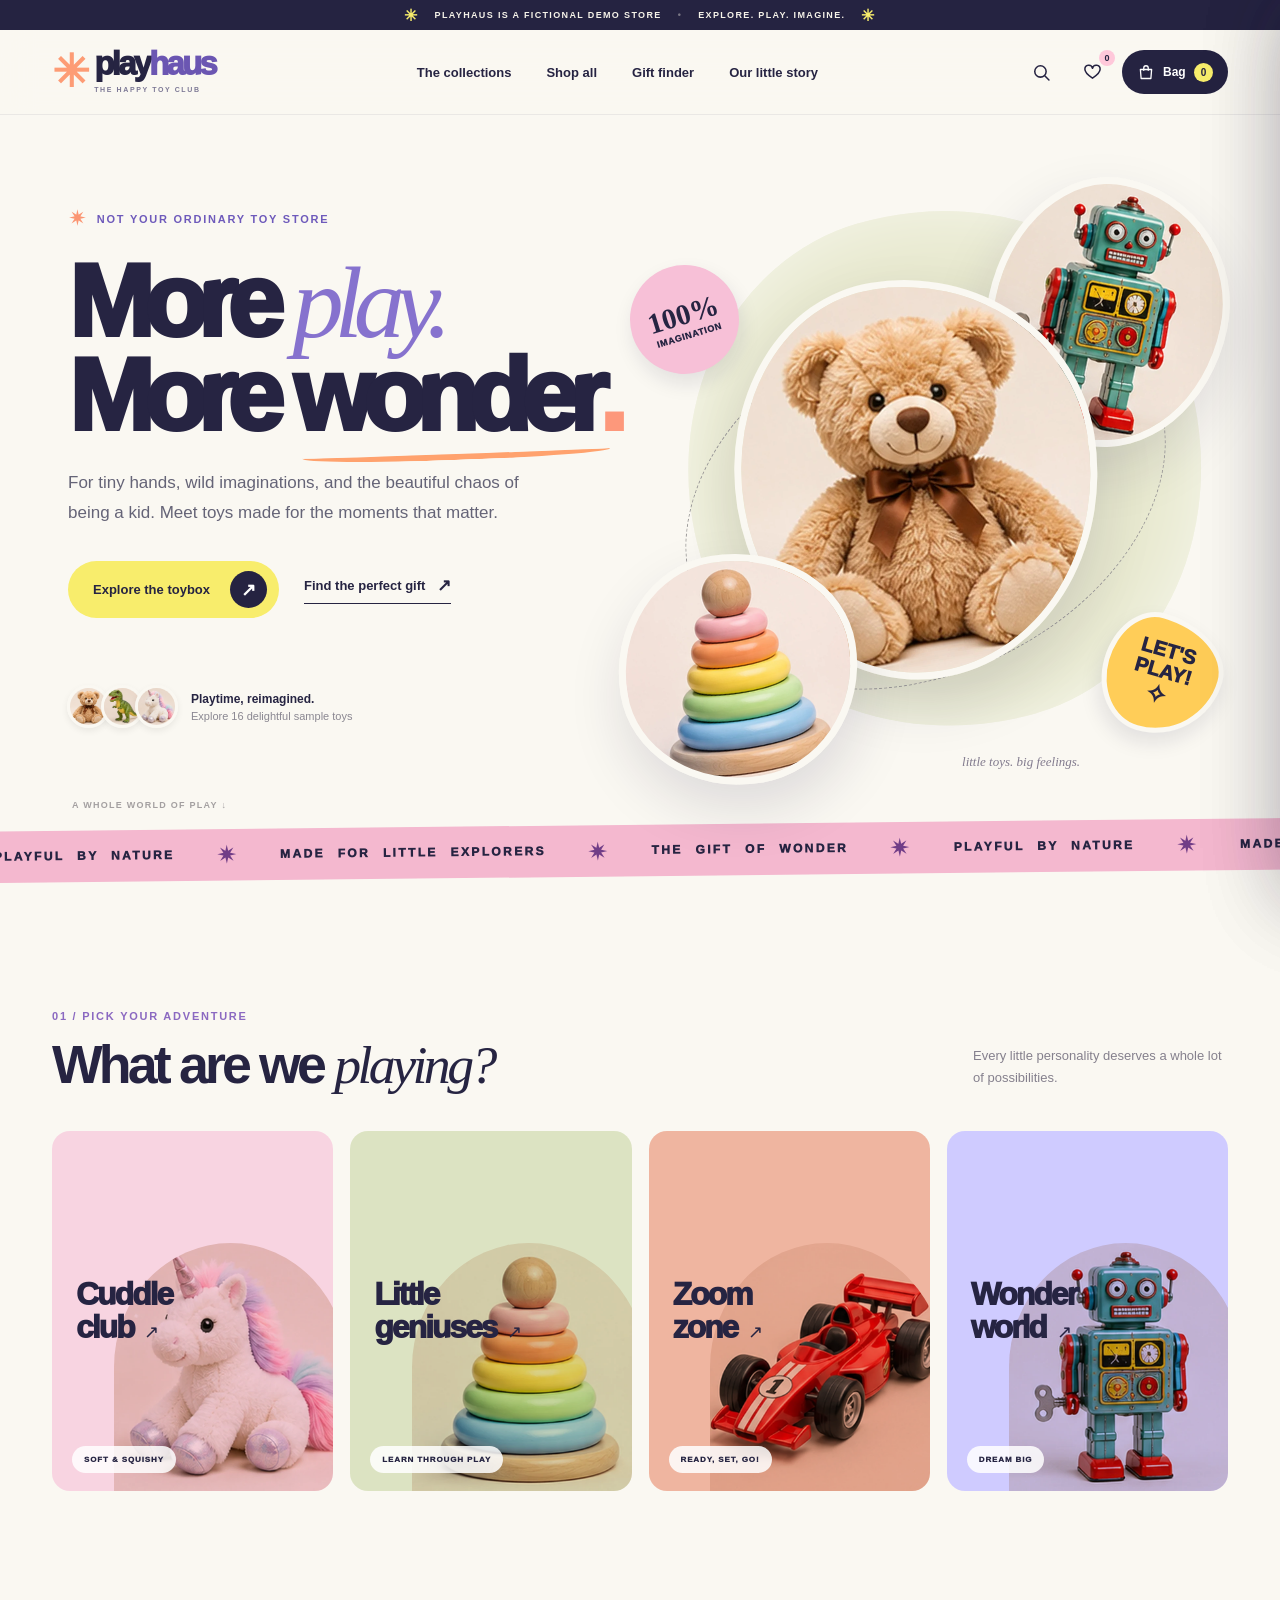
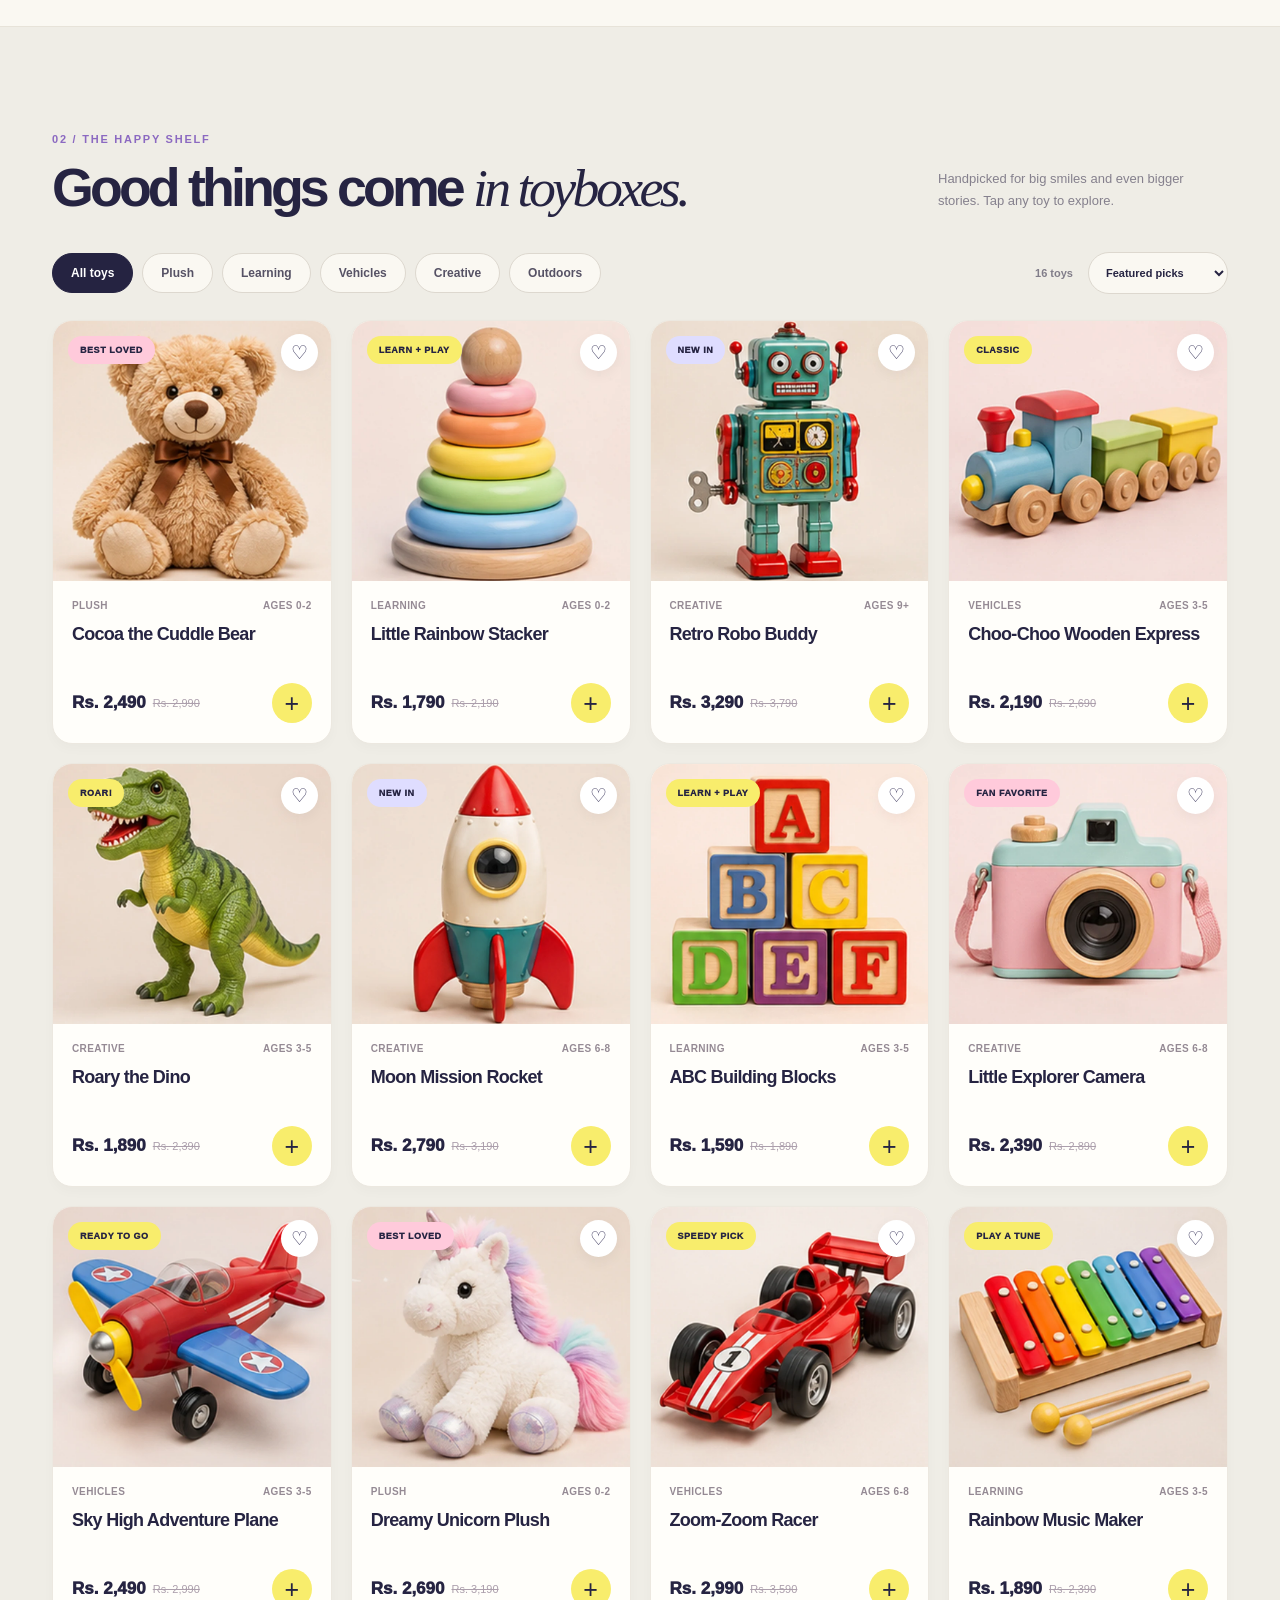
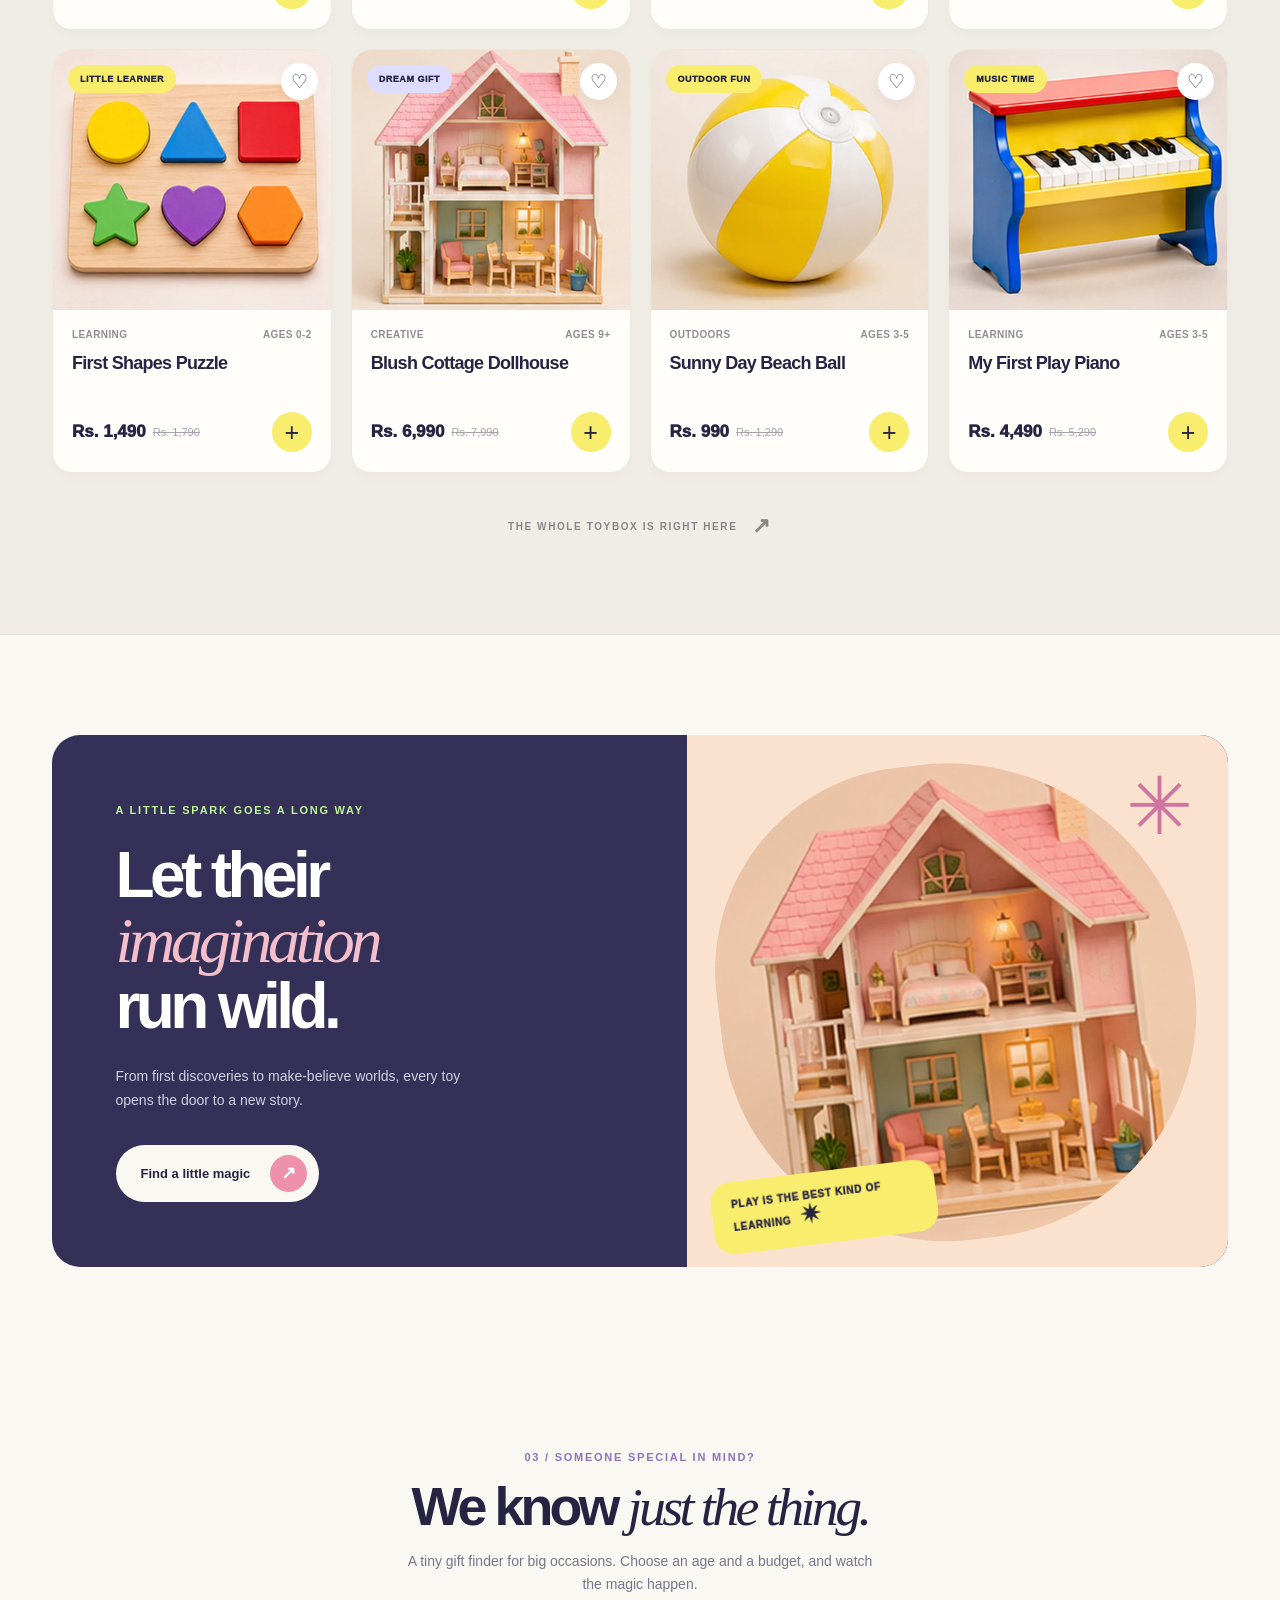
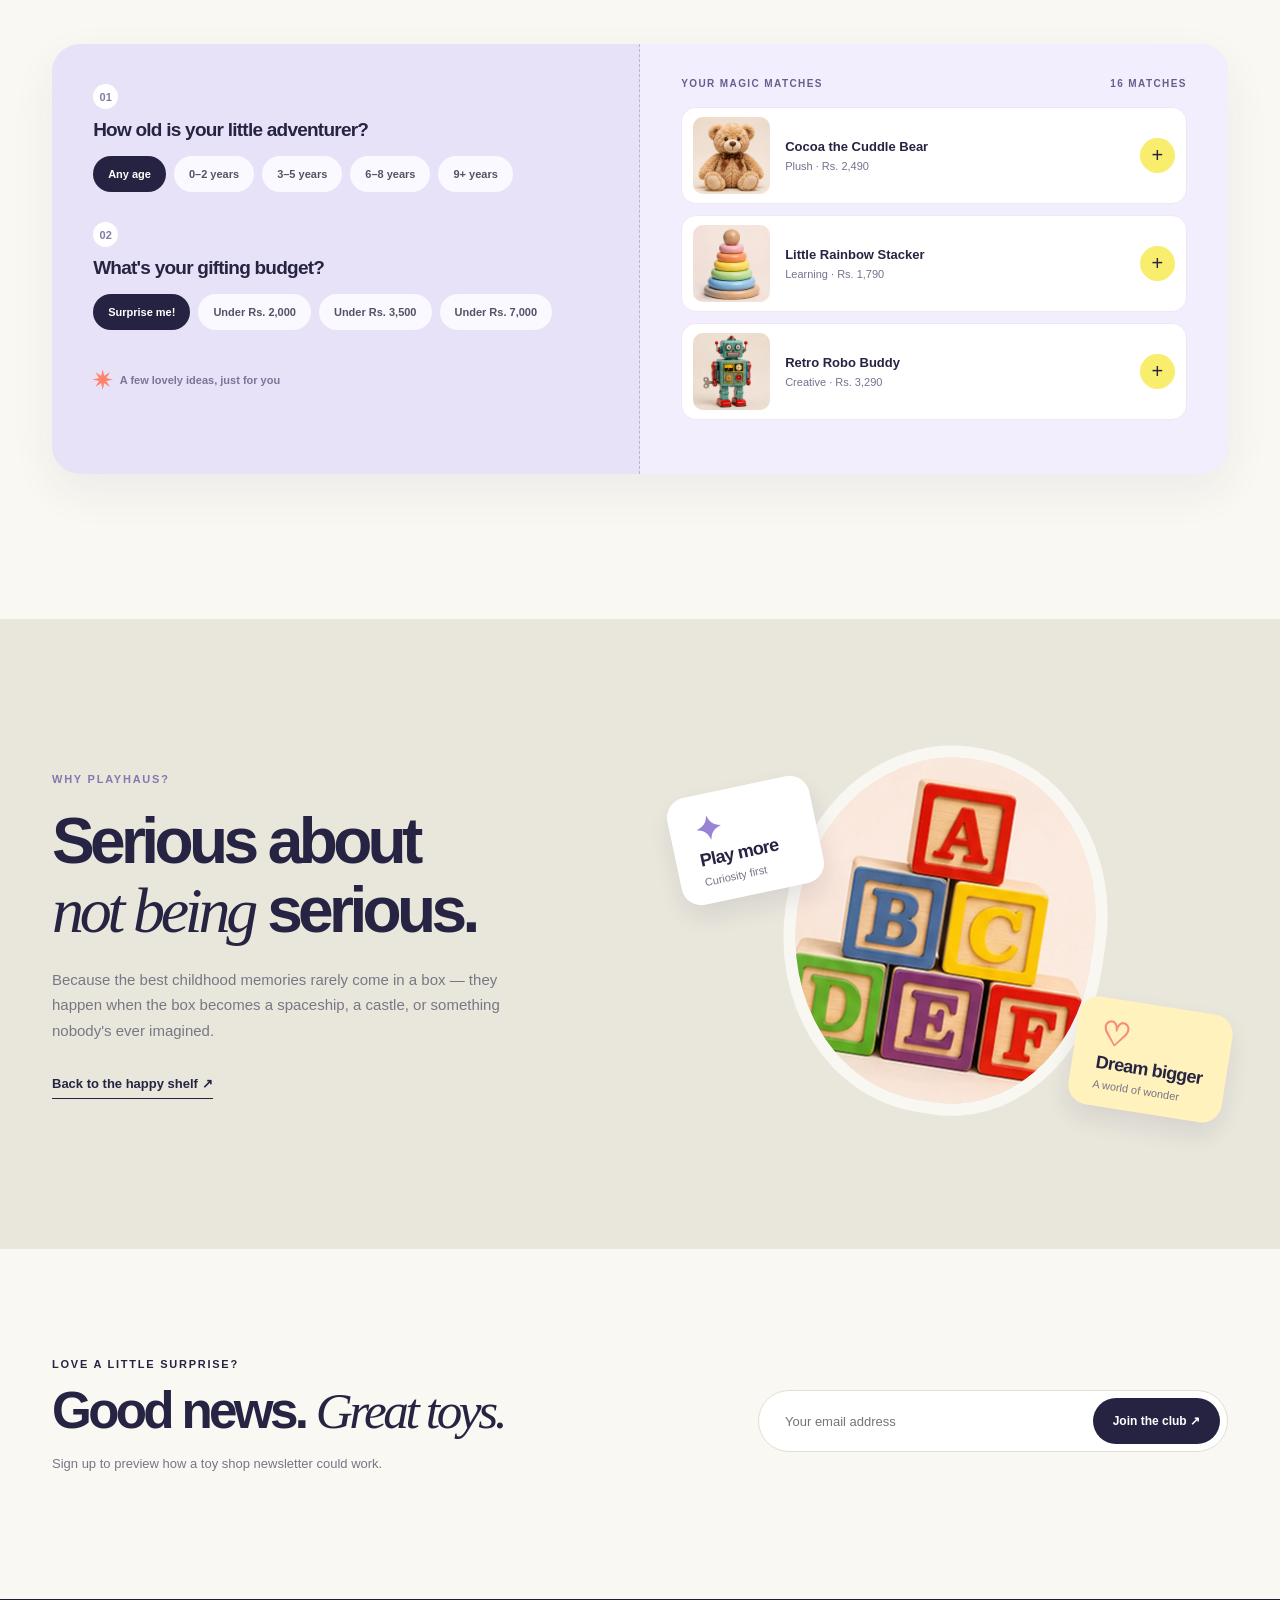
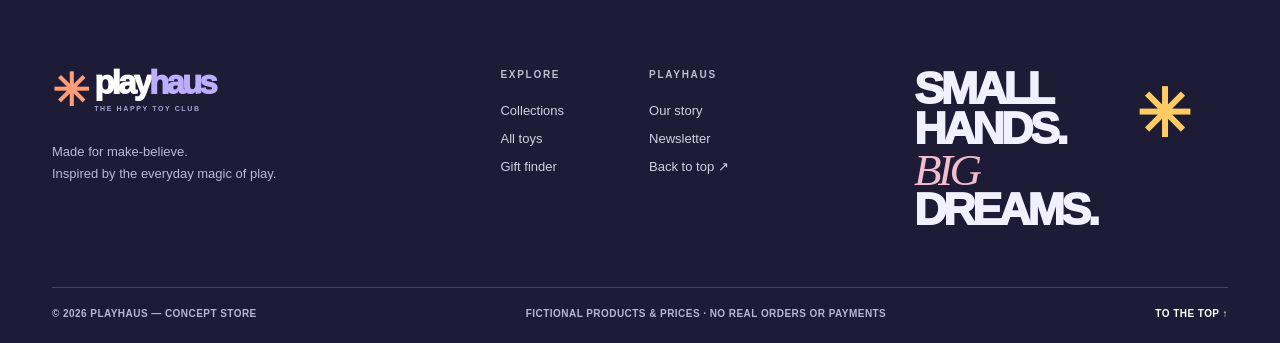
<file: index.html>
<!doctype html>
<html lang="en">
<head>
  <meta charset="UTF-8" />
  <meta name="viewport" content="width=device-width, initial-scale=1.0" />
  <meta name="theme-color" content="#262342" />
  <meta name="description" content="PLAYHAUS is a joyful toy store concept with curated playthings, creative gifts and colorful discoveries." />
  <title>PLAYHAUS — A little more wonder.</title>
  <link rel="icon" href="images/toys/rainbow.webp" type="image/webp" />
  <link rel="stylesheet" href="styles.css?v=4" />
  <script src="app.js?v=4" defer></script>
</head>
<body>
  <div class="notice-bar"><span>✳</span> PLAYHAUS IS A FICTIONAL DEMO STORE <span class="notice-middle">•</span> <span>EXPLORE. PLAY. IMAGINE.</span> <span>✳</span></div>
  <header class="site-header" id="top">
    <div class="header-inner container">
      <a class="brand" href="#top" aria-label="Playhaus home"><span class="brand-flower" aria-hidden="true">✳</span><span>play<span class="brand-different">haus</span><small>THE HAPPY TOY CLUB</small></span></a>
      <nav class="desktop-nav" aria-label="Main navigation"><a href="#collections">The collections</a><a href="#shop">Shop all</a><a href="#gift-finder">Gift finder</a><a href="#story">Our little story</a></nav>
      <div class="header-actions"><button id="search-toggle" class="head-icon" aria-label="Search toys" title="Search"><svg viewBox="0 0 24 24"><circle cx="10.8" cy="10.8" r="6.5"/><path d="m16 16 4.5 4.5"/></svg></button><button id="wishlist-toggle" class="head-icon count-icon" aria-label="Show saved toys" title="Saved toys"><svg viewBox="0 0 24 24"><path d="M20.7 8.3c0 4.5-8.7 10.1-8.7 10.1S3.3 12.8 3.3 8.3a4.4 4.4 0 0 1 8.7-1.1 4.4 4.4 0 0 1 8.7 1.1Z"/></svg><span class="action-count" id="wish-count">0</span></button><button id="cart-toggle" class="cart-trigger" aria-label="Open shopping bag"><svg viewBox="0 0 24 24"><path d="M4.5 8h15l-1 12h-13L4.5 8Z"/><path d="M9 9V6a3 3 0 0 1 6 0v3"/></svg><span>Bag <b id="cart-count">0</b></span></button><button id="mobile-menu-toggle" class="head-icon menu-trigger" aria-label="Open menu" aria-expanded="false"><svg viewBox="0 0 24 24"><path d="M3 7h18M3 12h18M3 17h18"/></svg></button></div>
    </div>
    <div class="mobile-nav" id="mobile-nav"><a href="#collections">The collections</a><a href="#shop">Shop all toys</a><a href="#gift-finder">Gift finder</a><a href="#story">Our story</a></div>
    <div class="search-panel" id="search-panel"><div class="container search-panel-inner"><div class="search-input-wrap"><svg viewBox="0 0 24 24"><circle cx="10.8" cy="10.8" r="6.5"/><path d="m16 16 4.5 4.5"/></svg><input id="global-search" type="search" placeholder="Search teddy bears, race cars, puzzles..." aria-label="Search toy products" autocomplete="off" /><button id="search-close" aria-label="Close search">✕</button></div><div id="search-results" class="search-results"></div></div></div>
  </header>
  <main>
    <section class="hero container" aria-label="Welcome to Playhaus">
      <div class="hero-copy">
        <div class="eyebrow hero-eyebrow"><span class="sparkle-icon">✴</span> NOT YOUR ORDINARY TOY STORE</div>
        <h1>More <em>play.</em><br>More <span class="hero-wonder">wonder<span class="sketch-under"></span></span><span class="period">.</span></h1>
        <p>For tiny hands, wild imaginations, and the beautiful chaos of being a kid. Meet toys made for the moments that matter.</p>
        <div class="hero-actions"><a href="#shop" class="btn btn-yellow">Explore the toybox <span class="arrow-circ">↗</span></a><a href="#gift-finder" class="text-link">Find the perfect gift <span>↗</span></a></div>
        <div class="hero-mini"><div class="mini-avatars"><img src="images/toys/teddy.webp" alt="Teddy bear"/><img src="images/toys/dino.webp" alt="Toy dinosaur"/><img src="images/toys/unicorn.webp" alt="Plush unicorn"/></div><span><b>Playtime, reimagined.</b><small>Explore 16 delightful sample toys</small></span></div>
      </div>
      <div class="hero-stage" id="hero-stage" aria-label="A collection of joyful toys">
        <div class="hero-lime-blob" aria-hidden="true"></div><div class="hero-orbit" aria-hidden="true"></div><span class="hero-asterisk" aria-hidden="true">✳</span>
        <div class="hero-toy hero-toy-main"><img src="images/toys/teddy.webp" alt="Brown plush teddy bear" /></div>
        <div class="hero-toy hero-toy-robot"><img src="images/toys/robot.webp" alt="Retro wind-up toy robot" /></div>
        <div class="hero-toy hero-toy-rainbow"><img src="images/toys/rainbow.webp" alt="Pastel rainbow stacking rings" /></div>
        <div class="hero-sticker sticker-left"><span>100%</span><small>IMAGINATION</small></div>
        <div class="hero-sticker sticker-right">LET'S<br>PLAY! <span>✧</span></div>
        <div class="hero-stage-label">little toys. big feelings.</div>
      </div>
      <span class="hero-bottom-note">A WHOLE WORLD OF PLAY ↓</span>
    </section>
    <div class="ticker" aria-label="Store collections"><div class="ticker-inner">PLAYFUL BY NATURE <span>✷</span> MADE FOR LITTLE EXPLORERS <span>✷</span> THE GIFT OF WONDER <span>✷</span> PLAYFUL BY NATURE <span>✷</span> MADE FOR LITTLE EXPLORERS <span>✷</span> THE GIFT OF WONDER <span>✷</span></div></div>
    <section class="collections-section container reveal" id="collections">
      <div class="section-heading"><div><span class="eyebrow">01 / PICK YOUR ADVENTURE</span><h2>What are we <i>playing?</i></h2></div><p>Every little personality deserves a whole lot of possibilities.</p></div>
      <div class="collection-grid">
        <button class="collection-card col-plush" data-category="Plush"><span class="coll-title">Cuddle<br>club <span>↗</span></span><img src="images/toys/unicorn.webp" alt="Unicorn plush toy"/><span class="coll-foot">SOFT & SQUISHY</span></button>
        <button class="collection-card col-learning" data-category="Learning"><span class="coll-title">Little<br>geniuses <span>↗</span></span><img src="images/toys/rainbow.webp" alt="Learning stacking toy"/><span class="coll-foot">LEARN THROUGH PLAY</span></button>
        <button class="collection-card col-vehicles" data-category="Vehicles"><span class="coll-title">Zoom<br>zone <span>↗</span></span><img src="images/toys/racer.webp" alt="Red toy race car"/><span class="coll-foot">READY, SET, GO!</span></button>
        <button class="collection-card col-creative" data-category="Creative"><span class="coll-title">Wonder<br>world <span>↗</span></span><img src="images/toys/robot.webp" alt="Retro toy robot"/><span class="coll-foot">DREAM BIG</span></button>
      </div>
    </section>
    <section class="shop-section" id="shop"><div class="container reveal">
      <div class="section-heading shop-heading"><div><span class="eyebrow">02 / THE HAPPY SHELF</span><h2>Good things come <i>in toyboxes.</i></h2></div><p>Handpicked for big smiles and even bigger stories. Tap any toy to explore.</p></div>
      <div class="shop-toolbar"><div class="category-chips" id="category-chips" aria-label="Filter by category"></div><div class="shop-sort"><span id="results-count">16 toys</span><select id="sort-select" aria-label="Sort toys"><option value="featured">Featured picks</option><option value="price-low">Price: low to high</option><option value="price-high">Price: high to low</option><option value="name">Name A–Z</option></select></div></div>
      <div class="product-grid" id="product-grid"></div><div id="no-results" class="no-results" hidden><div>✳</div><h3>No toys found in this treasure chest.</h3><p>Try another search or category!</p><button id="reset-filters" class="btn btn-dark">See all the toys ↗</button></div>
      <div class="shop-bottom"><span>THE WHOLE TOYBOX IS RIGHT HERE</span><span>↗</span></div>
    </div></section>
    <section class="feature-section container reveal" aria-label="Playful gift inspiration"><div class="feature-inner"><div class="feature-text"><span class="eyebrow">A LITTLE SPARK GOES A LONG WAY</span><h2>Let their<br><em>imagination</em><br>run wild.</h2><p>From first discoveries to make-believe worlds, every toy opens the door to a new story.</p><a href="#gift-finder" class="btn btn-white">Find a little magic <span class="arrow-circ">↗</span></a></div><div class="feature-image"><div class="feature-star">✳</div><img src="images/toys/dollhouse.webp" alt="Pink toy dollhouse"/><div class="feature-tag">PLAY IS THE BEST KIND OF LEARNING <span>✷</span></div></div></div></section>
    <section class="gift-section container reveal" id="gift-finder"><div class="gift-heading"><span class="eyebrow">03 / SOMEONE SPECIAL IN MIND?</span><h2>We know <i>just the thing.</i></h2><p>A tiny gift finder for big occasions. Choose an age and a budget, and watch the magic happen.</p></div><div class="gift-finder"><div class="gift-controls"><div class="gift-question"><span class="question-numb">01</span><h3>How old is your little adventurer?</h3><div class="gift-options" id="age-options"><button data-age="any" class="selected">Any age</button><button data-age="0-2">0–2 years</button><button data-age="3-5">3–5 years</button><button data-age="6-8">6–8 years</button><button data-age="9+">9+ years</button></div></div><div class="gift-question"><span class="question-numb">02</span><h3>What's your gifting budget?</h3><div class="gift-options" id="budget-options"><button data-budget="any" class="selected">Surprise me!</button><button data-budget="2000">Under Rs. 2,000</button><button data-budget="3500">Under Rs. 3,500</button><button data-budget="7000">Under Rs. 7,000</button></div></div><div class="gift-footer"><span>✷</span> A few lovely ideas, just for you</div></div><div class="gift-picks"><div class="gift-picks-head"><span>YOUR MAGIC MATCHES</span><span id="gift-match-count">3 IDEAS</span></div><div id="gift-results" class="gift-result-grid"></div></div></div></section>
    <section class="manifesto-section" id="story"><div class="container manifesto-inner reveal"><div class="manifesto-copy"><span class="eyebrow">WHY PLAYHAUS?</span><h2>Serious about<br><i>not being</i> serious.</h2><p>Because the best childhood memories rarely come in a box — they happen when the box becomes a spaceship, a castle, or something nobody's ever imagined.</p><a href="#shop" class="text-link dark-link">Back to the happy shelf ↗</a></div><div class="manifesto-cards"><div class="manifesto-float mf-one"><b>✦</b><strong>Play more</strong><small>Curiosity first</small></div><div class="manifesto-photo"><img src="images/toys/blocks.webp" alt="Colorful wooden alphabet blocks"/></div><div class="manifesto-float mf-two"><b>♡</b><strong>Dream bigger</strong><small>A world of wonder</small></div></div></div></section>
    <section class="newsletter-section container reveal" id="contact"><div><span class="eyebrow">LOVE A LITTLE SURPRISE?</span><h2>Good news. <i>Great toys.</i></h2><p>Sign up to preview how a toy shop newsletter could work.</p></div><form id="newsletter-form"><label class="sr-only" for="newsletter-email">Email address</label><input type="email" id="newsletter-email" placeholder="Your email address" required/><button type="submit">Join the club ↗</button></form></section>
  </main>
  <footer class="site-footer"><div class="container"><div class="footer-main"><div><a class="brand footer-brand" href="#top"><span class="brand-flower">✳</span><span>play<span class="brand-different">haus</span><small>THE HAPPY TOY CLUB</small></span></a><p>Made for make-believe.<br>Inspired by the everyday magic of play.</p></div><div class="footer-links"><div><b>EXPLORE</b><a href="#collections">Collections</a><a href="#shop">All toys</a><a href="#gift-finder">Gift finder</a></div><div><b>PLAYHAUS</b><a href="#story">Our story</a><a href="#contact">Newsletter</a><a href="#top">Back to top ↗</a></div></div><div class="footer-note">SMALL<br>HANDS.<br><i>BIG</i><br>DREAMS.<span>✳</span></div></div><div class="footer-bottom"><span>© 2026 PLAYHAUS — CONCEPT STORE</span><span>FICTIONAL PRODUCTS & PRICES · NO REAL ORDERS OR PAYMENTS</span><a href="#top">TO THE TOP ↑</a></div></div></footer>
  <div class="toast" id="toast" role="status" aria-live="polite"></div>
  <div class="overlay" id="overlay" hidden></div>
  <aside class="drawer" id="cart-drawer" aria-label="Shopping bag" aria-hidden="true"><div class="drawer-header"><div><span class="eyebrow">YOUR LITTLE TREASURES</span><h2>Your bag <span id="drawer-count">(0)</span></h2></div><button class="close-btn" data-close aria-label="Close cart">✕</button></div><div class="drawer-items" id="cart-items"></div><div class="drawer-bottom" id="cart-bottom"></div></aside>
  <aside class="drawer" id="wishlist-drawer" aria-label="Saved toys" aria-hidden="true"><div class="drawer-header"><div><span class="eyebrow">TOYS WE LOVE</span><h2>Saved favorites</h2></div><button class="close-btn" data-close aria-label="Close saved toys">✕</button></div><div class="drawer-items" id="wishlist-items"></div></aside>
  <div class="product-modal-shell" id="product-modal" role="dialog" aria-modal="true" aria-label="Toy details" hidden></div>
  <div class="checkout-shell" id="checkout-shell" role="dialog" aria-modal="true" aria-label="Checkout demonstration" hidden></div>
</body>
</html>
</file>
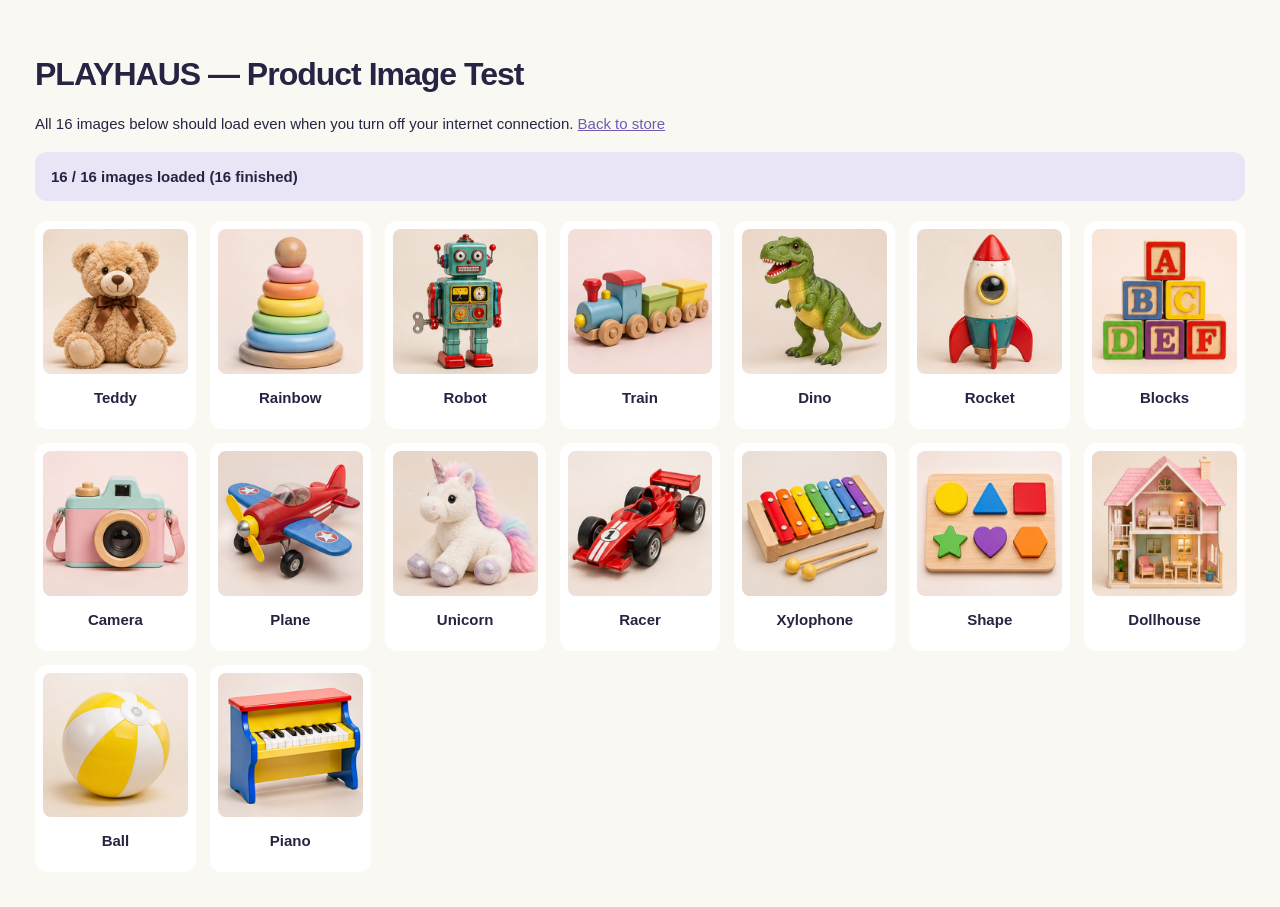
<file: image-check.html>
<!doctype html><html lang="en"><head><meta charset="utf-8"><meta name="viewport" content="width=device-width, initial-scale=1"><title>PLAYHAUS — Image Check</title><style>body{margin:0;padding:35px;font:15px Arial,sans-serif;background:#faf8f2;color:#262442}h1{font-size:32px;letter-spacing:-1px}a{color:#735bb3}#status{font-weight:700;padding:16px;background:#e9e5f7;border-radius:12px;margin:20px 0}.grid{display:grid;grid-template-columns:repeat(auto-fit,minmax(155px,1fr));gap:14px}.item{background:#fff;padding:8px;border-radius:12px}.item img{display:block;width:100%;aspect-ratio:1;object-fit:cover;border-radius:8px}.item p{text-transform:capitalize;text-align:center;font-weight:700}</style></head><body><h1>PLAYHAUS — Product Image Test</h1><p>All 16 images below should load even when you turn off your internet connection. <a href="index.html">Back to store</a></p><div id="status">Checking images…</div><div class="grid"><div class="item"><img src="images/toys/teddy.webp" alt="teddy"/><p>teddy</p></div><div class="item"><img src="images/toys/rainbow.webp" alt="rainbow"/><p>rainbow</p></div><div class="item"><img src="images/toys/robot.webp" alt="robot"/><p>robot</p></div><div class="item"><img src="images/toys/train.webp" alt="train"/><p>train</p></div><div class="item"><img src="images/toys/dino.webp" alt="dino"/><p>dino</p></div><div class="item"><img src="images/toys/rocket.webp" alt="rocket"/><p>rocket</p></div><div class="item"><img src="images/toys/blocks.webp" alt="blocks"/><p>blocks</p></div><div class="item"><img src="images/toys/camera.webp" alt="camera"/><p>camera</p></div><div class="item"><img src="images/toys/plane.webp" alt="plane"/><p>plane</p></div><div class="item"><img src="images/toys/unicorn.webp" alt="unicorn"/><p>unicorn</p></div><div class="item"><img src="images/toys/racer.webp" alt="racer"/><p>racer</p></div><div class="item"><img src="images/toys/xylophone.webp" alt="xylophone"/><p>xylophone</p></div><div class="item"><img src="images/toys/shape.webp" alt="shape"/><p>shape</p></div><div class="item"><img src="images/toys/dollhouse.webp" alt="dollhouse"/><p>dollhouse</p></div><div class="item"><img src="images/toys/ball.webp" alt="ball"/><p>ball</p></div><div class="item"><img src="images/toys/piano.webp" alt="piano"/><p>piano</p></div></div><script>function check(){let images=[...document.images],done=images.filter(i=>i.complete).length,ok=images.filter(i=>i.complete&&i.naturalWidth>0).length;document.getElementById('status').textContent=`${ok} / ${images.length} images loaded (${done} finished)`;} document.querySelectorAll('img').forEach(i=>{i.addEventListener('load',check);i.addEventListener('error',check)});window.addEventListener('load',check);check();</script></body></html>
</file>
<file: styles.css>
:root{--ink:#262442;--navy:#252341;--deep:#1d1b35;--cream:#faf8f2;--paper:#fffefa;--lime:#dfff82;--yellow:#f8ed6c;--coral:#ff9a7c;--pink:#ffc8da;--lavender:#dcd5fc;--muted:#76748a;--stroke:#e8e5dc;--radius:24px;--shadow:0 15px 55px rgba(31,27,55,.08)}
*,*::before,*::after{box-sizing:border-box}html{scroll-behavior:smooth;scroll-padding-top:95px}body{margin:0;background:var(--cream);color:var(--ink);font-family:Inter,"Avenir Next",Arial,sans-serif;font-size:15px;-webkit-font-smoothing:antialiased;overflow-x:hidden}a{color:inherit;text-decoration:none}button,input,select{font:inherit}button{cursor:pointer}button:focus-visible,a:focus-visible,input:focus-visible,select:focus-visible{outline:3px solid #ff9a7c;outline-offset:3px}button{border:0}img{display:block;max-width:100%}.container{width:min(1390px,calc(100% - 104px));margin-inline:auto}.sr-only{position:absolute;clip:rect(0,0,0,0);clip-path:inset(50%);width:1px;height:1px;overflow:hidden;white-space:nowrap}.eyebrow{font-weight:900;font-size:11px;letter-spacing:.16em;text-transform:uppercase}h1,h2,h3,p{margin-top:0}h1,h2,h3{letter-spacing:-.06em}h2{font-size:clamp(32px,4.2vw,61px);line-height:1.08;letter-spacing:-.072em;margin:12px 0 0;font-weight:900}h2 i,h2 em{font-family:Georgia,serif;font-weight:500;letter-spacing:-.066em}p{line-height:1.7}.notice-bar{height:30px;display:flex;align-items:center;justify-content:center;gap:16px;background:var(--navy);color:#f6f3e9;font-size:9px;font-weight:800;letter-spacing:.15em}.notice-bar>span:first-child,.notice-bar>span:last-child{color:var(--yellow);font-size:16px}.notice-middle{opacity:.4}.site-header{position:sticky;top:0;z-index:50;background:rgba(250,248,242,.93);backdrop-filter:blur(16px);border-bottom:1px solid rgba(38,36,66,.075)}.header-inner{height:84px;display:flex;align-items:center;gap:35px}.brand{display:inline-flex;gap:5px;align-items:center;color:var(--ink);line-height:.8;font-size:33px;letter-spacing:-.085em;font-weight:950;white-space:nowrap}.brand-different{color:#6b56b2}.brand small{display:block;font-size:7px;font-weight:900;letter-spacing:.23em;margin-top:10px;color:#7d7995}.brand-flower{display:inline-block;color:#fd9c75;font-family:Georgia,serif;font-size:45px;line-height:1;margin-right:2px;animation:starTurn 28s linear infinite}.desktop-nav{display:flex;margin:auto;gap:35px;align-items:center;font-size:13px;font-weight:750}.desktop-nav a{transition:.22s}.desktop-nav a:hover{color:#7159c1}.header-actions{display:flex;align-items:center;gap:7px}.head-icon,.cart-trigger{position:relative;display:flex;align-items:center;justify-content:center;gap:8px;background:transparent;color:var(--ink);height:44px;border-radius:15px;transition:background .2s,transform .2s}.head-icon{width:44px}.head-icon:hover,.cart-trigger:hover{background:rgba(38,36,66,.07);transform:translateY(-2px)}.head-icon svg,.cart-trigger svg,.search-input-wrap svg{width:21px;height:21px;fill:none;stroke:currentColor;stroke-width:1.75;stroke-linecap:round;stroke-linejoin:round}.cart-trigger{padding:0 15px;background:var(--navy);color:#fff;font-weight:800;font-size:12px;border-radius:40px}.cart-trigger:hover{background:#443c7f}.cart-trigger svg{width:18px}.cart-trigger b{background:var(--yellow);color:var(--ink);display:inline-grid;place-items:center;border-radius:50%;width:19px;height:19px;font-size:10px;margin-left:5px}.action-count{position:absolute;right:0;top:0;background:var(--pink);width:16px;height:16px;border-radius:50%;display:grid;place-items:center;font-size:9px;font-weight:900}.menu-trigger{display:none}.mobile-nav{display:none}.search-panel{position:absolute;top:100%;width:100%;left:0;background:#fffefa;box-shadow:0 18px 38px rgba(38,36,66,.1);border-bottom:1px solid var(--stroke);display:none}.search-panel.open{display:block}.search-panel-inner{padding:18px 0 24px}.search-input-wrap{display:flex;align-items:center;gap:18px;background:#f2efe8;border-radius:18px;padding:0 18px}.search-input-wrap input{height:58px;flex:1;min-width:0;background:none;border:0;outline:0;font-size:15px}.search-input-wrap button{background:transparent;color:var(--ink);font-size:20px;padding:10px}.search-results{display:grid;grid-template-columns:repeat(4,1fr);gap:10px;margin-top:15px}.search-item{display:flex;align-items:center;gap:10px;text-align:left;background:#f8f5ee;padding:8px;border-radius:12px}.search-item img{width:54px;height:54px;object-fit:cover;border-radius:9px}.search-item span{font-size:12px;font-weight:800}.search-item small{display:block;margin-top:5px;color:var(--muted)}
.hero{position:relative;min-height:min(710px,calc(100vh - 100px));display:grid;grid-template-columns:51% 49%;padding-top:44px;padding-bottom:40px;align-items:center}.hero-copy{position:relative;z-index:2;padding-left:16px;padding-bottom:10px}.hero-eyebrow{display:inline-flex;align-items:center;gap:9px;color:#6e5abb}.sparkle-icon{font-size:22px;color:#fb9572}.hero h1{font-size:clamp(68px,8vw,123px);font-weight:950;line-height:.91;letter-spacing:-.095em;margin:23px 0 26px;max-width:720px}.hero h1 em{color:#8672ce;font-family:Georgia,serif;font-weight:500;letter-spacing:-.09em}.hero-wonder{position:relative;z-index:1}.sketch-under{position:absolute;bottom:-7px;left:10px;right:-12px;height:13px;border:solid #ffa26e;border-width:0 0 6px;border-radius:50%;z-index:-1;transform:rotate(-2deg)}.period{color:#fd987b}.hero-copy>p{max-width:460px;font-size:17px;line-height:1.78;color:#656477}.hero-actions{display:flex;align-items:center;gap:25px;margin-top:33px;flex-wrap:wrap}.btn{display:inline-flex;align-items:center;justify-content:center;gap:20px;min-height:57px;padding:10px 12px 10px 25px;border-radius:50px;white-space:nowrap;font-size:13px;font-weight:900;transition:transform .25s,box-shadow .25s}.btn:hover{transform:translateY(-4px);box-shadow:0 12px 30px rgba(27,23,52,.13)}.btn-yellow{background:var(--yellow);color:var(--ink)}.btn-dark{background:var(--navy);color:#fff}.btn-white{background:var(--cream);color:var(--ink)}.arrow-circ{display:grid;place-items:center;background:var(--navy);color:#fff;width:37px;height:37px;border-radius:50%;font-size:18px}.btn-white .arrow-circ{background:#ee91ad}.text-link{font-size:13px;font-weight:850;display:inline-flex;gap:12px;align-items:center;padding-bottom:7px;border-bottom:1px solid var(--ink)}.text-link span{font-size:17px}.hero-mini{display:flex;gap:13px;align-items:center;margin-top:67px}.mini-avatars{display:flex;padding-left:8px}.mini-avatars img{width:43px;height:43px;object-fit:cover;border:3px solid var(--cream);border-radius:50%;margin-left:-9px;box-shadow:0 3px 7px rgba(0,0,0,.07)}.hero-mini b,.hero-mini small{display:block}.hero-mini b{font-size:12px}.hero-mini small{font-size:11px;color:#8a8791;margin-top:4px}.hero-stage{position:relative;align-self:stretch;min-height:580px;margin-left:-40px}.hero-lime-blob{position:absolute;width:84%;height:83%;left:12%;top:8%;border-radius:47% 53% 46% 54% / 53% 46% 54% 47%;background:#e8e9cf;transform:rotate(-16deg);box-shadow:inset 0 0 75px rgba(255,255,255,.6)}.hero-orbit{position:absolute;width:82%;height:57%;left:10%;top:25%;border:1px dashed #9f9d9c;border-radius:50%;transform:rotate(-26deg)}.hero-asterisk{position:absolute;right:2%;top:7%;color:#fb9878;font-size:90px;animation:starTurn 25s linear infinite}.hero-toy{position:absolute;border:7px solid var(--cream);border-radius:46% 54% 48% 52% / 53% 47% 53% 47%;overflow:hidden;box-shadow:0 25px 55px rgba(33,24,63,.13);animation:bob 6s ease-in-out infinite}.hero-toy img{width:100%;height:100%;object-fit:cover}.hero-toy-main{width:59%;height:64%;top:19%;left:20%;transform:rotate(-9deg);z-index:3;border-radius:46% 54% 52% 48% / 50% 46% 54% 50%}.hero-toy-robot{width:39%;height:43%;right:0;top:3%;z-index:2;animation-delay:-2s;transform:rotate(12deg)}.hero-toy-rainbow{width:39%;height:37%;bottom:0;left:1%;z-index:4;animation-delay:-3.5s;transform:rotate(-9deg)}.hero-sticker{position:absolute;z-index:6;display:flex;align-items:center;justify-content:center;flex-direction:column;text-align:center;box-shadow:0 10px 20px rgba(24,21,54,.1)}.sticker-left{left:3%;top:17%;width:109px;height:109px;border-radius:50%;background:#f7c0d7;transform:rotate(-17deg)}.sticker-left span{font:900 29px Georgia,serif}.sticker-left small{font-size:9px;font-weight:950;letter-spacing:.075em}.sticker-right{right:1%;bottom:8%;border:5px solid var(--cream);width:120px;height:120px;background:#ffcd58;border-radius:38% 62% 58% 42% / 50% 42% 58% 50%;transform:rotate(16deg);font-size:20px;line-height:1.05;font-weight:950}.sticker-right span{font-size:26px}.hero-stage-label{position:absolute;bottom:15px;right:24%;font-family:Georgia,serif;font-style:italic;font-size:13px;color:#827b8e}.hero-bottom-note{position:absolute;bottom:15px;left:20px;font-size:9px;font-weight:900;letter-spacing:.14em;color:#a4a0a1}.ticker{background:#f4b8cf;height:51px;display:flex;align-items:center;overflow:hidden;transform:rotate(-.6deg) scale(1.01)}.ticker-inner{width:max-content;white-space:nowrap;word-spacing:7px;animation:marquee 31s linear infinite;font-weight:950;font-size:12px;letter-spacing:.19em}.ticker-inner span{margin:0 30px;color:#713d87;font-size:20px;vertical-align:middle}
.section-heading{display:flex;align-items:end;justify-content:space-between;gap:30px;margin-bottom:37px}.section-heading>div{max-width:850px}.section-heading>p{max-width:255px;color:#85808d;font-size:13px;margin-bottom:5px}.section-heading .eyebrow{color:#8b69c1}.collections-section{padding-top:130px;padding-bottom:135px}.collection-grid{display:grid;grid-template-columns:repeat(4,minmax(0,1fr));gap:17px}.collection-card{height:360px;position:relative;overflow:hidden;border-radius:18px;padding:25px 24px;text-align:left;isolation:isolate;transition:transform .35s,box-shadow .35s;color:var(--ink)}.collection-card:hover{transform:translateY(-9px) rotate(-1deg);box-shadow:0 20px 40px rgba(46,37,72,.11)}.collection-card img{position:absolute;z-index:-1;width:83%;height:69%;object-fit:cover;object-position:center;bottom:0;right:-5%;border-radius:50% 50% 0 0;mix-blend-mode:multiply;transition:transform .45s}.collection-card:hover img{transform:scale(1.08) rotate(4deg)}.coll-title{display:block;font-size:32px;font-weight:950;letter-spacing:-.065em;line-height:1.02}.coll-title span{font-weight:400;margin-left:4px;font-size:18px}.coll-foot{position:absolute;bottom:18px;left:20px;background:rgba(255,255,255,.85);padding:9px 12px;border-radius:25px;z-index:1;font-size:8px;font-weight:950;letter-spacing:.11em}.col-plush{background:#f8d4e1}.col-learning{background:#dce3c2}.col-vehicles{background:#efb5a0}.col-creative{background:#cfcbff}.shop-section{padding:102px 0 95px;background:#efede6;border-top:1px solid #e7e3d9;border-bottom:1px solid #e3e0d7}.shop-heading{margin-bottom:35px}.shop-heading>p{max-width:290px}.shop-toolbar{display:flex;align-items:center;justify-content:space-between;gap:18px;margin-bottom:26px}.category-chips{display:flex;gap:9px;flex-wrap:wrap}.category-chips button,.gift-options button{padding:12px 18px;border:1px solid #ddd8cf;background:#faf8f2;color:#565265;font-size:12px;font-weight:800;border-radius:50px;transition:.2s}.category-chips button:hover,.category-chips button.selected{background:var(--navy);color:#fff;border-color:var(--navy)}.shop-sort{display:flex;gap:15px;align-items:center}.shop-sort>span{color:#817d89;font-size:11px;white-space:nowrap;font-weight:750}.shop-sort select{height:42px;max-width:190px;border:1px solid #ddd8cf;border-radius:25px;padding:0 13px;color:var(--ink);background:#faf8f2;font-size:11px;font-weight:700}.product-grid{display:grid;grid-template-columns:repeat(4,minmax(0,1fr));gap:19px}.product-card{position:relative;background:var(--paper);border-radius:20px;overflow:hidden;border:1px solid #ece8e0;box-shadow:0 5px 12px rgba(48,43,63,.025);transition:transform .3s,box-shadow .3s}.product-card:hover{transform:translateY(-7px);box-shadow:0 22px 42px rgba(38,33,61,.09)}.product-photo{height:260px;position:relative;overflow:hidden;background:#f0ebdf;cursor:pointer}.product-photo img{width:100%;height:100%;object-fit:cover;transition:transform .6s}.product-card:hover .product-photo img{transform:scale(1.075)}.pill-label{position:absolute;left:15px;top:15px;background:var(--yellow);color:var(--ink);padding:9px 12px;border-radius:20px;font-size:9px;font-weight:950;letter-spacing:.06em;z-index:2}.pill-label.tag-new{background:#dfddff}.pill-label.tag-loved{background:#ffcadb}.wish-button{position:absolute;right:13px;top:13px;display:grid;place-items:center;border-radius:50%;width:37px;height:37px;background:#fff;color:#3d395e;z-index:2;font-size:19px;box-shadow:0 4px 14px rgba(0,0,0,.05);transition:transform .2s}.wish-button:hover{transform:scale(1.13)}.wish-button.saved{background:var(--pink);color:#d5426b}.quick-view{position:absolute;bottom:15px;left:50%;transform:translate(-50%,20px);opacity:0;pointer-events:none;background:var(--navy);color:#fff;font-size:11px;font-weight:850;padding:12px 18px;border-radius:25px;white-space:nowrap;transition:.25s}.product-card:hover .quick-view,.quick-view:focus-visible{opacity:1;transform:translate(-50%,0);pointer-events:auto}.product-card-body{padding:19px 19px 20px}.product-meta{display:flex;justify-content:space-between;gap:9px;color:#958a94;font-size:10px;font-weight:800;letter-spacing:.04em}.product-title{font-size:18px;font-weight:900;letter-spacing:-.04em;line-height:1.3;margin:12px 0 14px;min-height:46px}.product-title button{background:none;padding:0;color:inherit;text-align:left;font-weight:inherit;letter-spacing:inherit;font-size:inherit}.product-title button:hover{color:#6958ac}.product-price-row{display:flex;align-items:center;justify-content:space-between;gap:9px}.product-price{display:flex;gap:7px;flex-wrap:wrap;align-items:center}.product-price strong{font-size:17px;font-weight:950}.product-price del{color:#ac9fac;font-size:11px}.product-add{display:flex;align-items:center;justify-content:center;background:var(--yellow);width:40px;height:40px;border-radius:50%;font-size:25px;line-height:1;color:var(--ink);transition:.2s}.product-add:hover{background:var(--coral);transform:rotate(90deg)}.shop-bottom{display:flex;align-items:center;justify-content:center;gap:15px;margin-top:40px;font-size:10px;font-weight:900;letter-spacing:.16em;color:#8a8589}.shop-bottom span:last-child{font-size:22px}.no-results{text-align:center;padding:60px}.no-results div{font-size:54px;color:#c39bd4}.no-results h3{font-size:24px}.no-results p{color:var(--muted)}
.feature-section{padding-top:100px;padding-bottom:100px}.feature-inner{min-height:450px;display:grid;grid-template-columns:1.08fr .92fr;border-radius:28px;overflow:hidden;background:#343057;color:#fff}.feature-text{padding:65px 10%}.feature-text .eyebrow{color:#c2f59b}.feature-text h2{font-size:clamp(42px,5vw,77px);line-height:1.02;margin:26px 0}.feature-text h2 em{color:#f4bfcb}.feature-text p{max-width:355px;color:#d3d0e3;font-size:14px}.feature-text .btn{margin-top:18px}.feature-image{position:relative;overflow:hidden;display:flex;align-items:center;justify-content:center;background:#fae2cf}.feature-image>img{width:88%;height:90%;object-fit:cover;border-radius:45% 55% 50% 50%;mix-blend-mode:multiply;transform:rotate(-7deg);transition:transform .6s}.feature-image:hover>img{transform:rotate(0deg) scale(1.02)}.feature-star{position:absolute;right:35px;top:25px;font-size:80px;color:#d075a0;z-index:2}.feature-tag{position:absolute;left:25px;bottom:24px;font-size:10px;font-weight:950;letter-spacing:.07em;background:var(--yellow);color:var(--ink);padding:17px 20px;border-radius:20px;max-width:225px;transform:rotate(-7deg)}.feature-tag span{font-size:23px;margin-left:7px}.gift-section{padding-top:80px;padding-bottom:145px}.gift-heading{text-align:center;max-width:720px;margin:0 auto 47px}.gift-heading .eyebrow{color:#8e72bf}.gift-heading h2{margin:13px 0 14px}.gift-heading p{max-width:465px;margin:auto;color:#79758b;font-size:14px}.gift-finder{display:grid;grid-template-columns:1fr 1fr;background:#e7e2f7;border-radius:28px;overflow:hidden;min-height:430px;box-shadow:0 17px 45px rgba(62,47,110,.065)}.gift-controls{padding:40px 7%;border-right:1px dashed #bab2d9}.gift-question+.gift-question{margin-top:30px}.question-numb{display:inline-grid;place-items:center;width:25px;height:25px;background:#fff;border-radius:50%;font-size:11px;font-weight:900;color:#8579a7}.gift-question h3{font-size:19px;letter-spacing:-.04em;margin:10px 0 15px}.gift-options{display:flex;gap:8px;flex-wrap:wrap}.gift-options button{font-size:11px;padding:11px 14px;background:#faf9ff;border-color:transparent}.gift-options button.selected{background:var(--navy);color:#fff}.gift-footer{font-size:11px;color:#7d7397;font-weight:800;margin-top:38px}.gift-footer span{color:#fe846d;font-size:22px;vertical-align:middle;margin-right:6px}.gift-picks{padding:34px 7%;background:#f2eefd}.gift-picks-head{display:flex;justify-content:space-between;color:#665e8d;font-size:10px;font-weight:900;letter-spacing:.14em;padding-bottom:18px}.gift-result-grid{display:flex;flex-direction:column;gap:11px}.gift-result{display:flex;align-items:center;gap:15px;background:#fff;border:1px solid #ede8f6;border-radius:15px;padding:9px 11px}.gift-result img{height:77px;width:77px;border-radius:10px;object-fit:cover}.gift-result>div{flex:1;min-width:0}.gift-result strong{display:block;font-size:13px}.gift-result span{font-size:11px;color:#77708e;display:block;margin-top:6px}.gift-result button{background:var(--yellow);color:var(--ink);width:35px;height:35px;flex:none;border-radius:50%;font-size:20px}.no-gift-match{color:var(--muted);padding:20px;font-size:13px}.manifesto-section{background:#e9e7dc;padding:90px 0;overflow:hidden}.manifesto-inner{display:grid;grid-template-columns:1fr 1fr;align-items:center;gap:65px}.manifesto-copy .eyebrow{color:#8776af}.manifesto-copy h2{font-size:clamp(42px,5vw,74px);margin:21px 0}.manifesto-copy p{max-width:470px;color:#777785;font-size:15px}.dark-link{margin-top:18px}.manifesto-cards{position:relative;min-height:450px}.manifesto-photo{position:absolute;left:20%;top:8%;width:58%;height:82%;border:12px solid #f9f7f2;border-radius:50% 48% 45% 50%;overflow:hidden;transform:rotate(9deg)}.manifesto-photo img{width:100%;height:100%;object-fit:cover}.manifesto-float{position:absolute;z-index:2;background:#fff;border-radius:20px;padding:16px 24px;box-shadow:0 12px 25px rgba(27,26,55,.09);display:flex;flex-direction:column;min-width:145px}.manifesto-float b{font-size:33px;color:#9a83d5}.manifesto-float strong{font-size:18px;letter-spacing:-.04em}.manifesto-float small{font-size:11px;color:#777487;margin-top:5px}.mf-one{left:0;top:17%;transform:rotate(-12deg)}.mf-two{right:0;bottom:10%;transform:rotate(9deg);background:#fff2bd}.mf-two b{color:#f68d7c}.newsletter-section{padding-top:105px;padding-bottom:110px;display:flex;align-items:center;justify-content:space-between;gap:40px}.newsletter-section h2{font-size:clamp(38px,4vw,60px)}.newsletter-section p{font-size:13px;color:#797487;margin-top:15px}.newsletter-section form{width:min(470px,45%);padding:7px;display:flex;border:1px solid #e4dfd3;border-radius:50px;background:#fff}.newsletter-section form input{min-width:0;flex:1;border:0;outline:0;padding:0 19px;background:transparent;font-size:13px}.newsletter-section form button{background:var(--navy);color:#fff;font-size:12px;font-weight:850;border-radius:40px;padding:16px 20px;white-space:nowrap}.site-footer{background:var(--deep);color:#f2f0ff;padding:70px 0 24px}.site-footer .brand{color:#fff}.site-footer .brand small{color:#aaa3d1}.footer-brand .brand-different{color:#bdadfd}.footer-main{display:grid;grid-template-columns:1.2fr 1.1fr .9fr;gap:30px;padding-bottom:56px}.footer-main p{font-size:13px;color:#beb9d5;max-width:310px;margin-top:27px}.footer-links{display:flex;gap:85px}.footer-links>div{display:flex;flex-direction:column;gap:13px}.footer-links b{font-size:10px;letter-spacing:.17em;color:#c2bdcf;margin-bottom:10px}.footer-links a{font-size:13px;color:#d3d0e3}.footer-links a:hover{color:var(--yellow)}.footer-note{font-size:45px;font-weight:950;letter-spacing:-.08em;line-height:.9;position:relative}.footer-note i{color:#f2becd;font-family:Georgia,serif;font-weight:500}.footer-note span{color:#ffcc64;position:absolute;top:10%;right:13%;font-size:66px}.footer-bottom{display:flex;justify-content:space-between;border-top:1px solid #48435d;padding-top:20px;gap:20px;font-size:10px;font-weight:750;letter-spacing:.045em;color:#bcb5d2}.footer-bottom a{color:#fff}
.overlay{position:fixed;inset:0;z-index:98;background:rgba(25,23,45,.54);backdrop-filter:blur(5px)}.drawer{position:fixed;z-index:100;right:0;top:0;bottom:0;width:min(470px,100%);background:#fdfaf4;box-shadow:-20px 0 80px #17142d33;transform:translateX(105%);transition:transform .4s cubic-bezier(.2,.8,.2,1);display:flex;flex-direction:column}.drawer.open{transform:translateX(0)}.drawer-header{padding:28px 27px 23px;border-bottom:1px solid var(--stroke);display:flex;align-items:center;justify-content:space-between}.drawer-header .eyebrow{color:#9c83cc}.drawer-header h2{font-size:33px;margin-top:10px}.drawer-header h2 span{color:#a6a1ae;font-size:21px}.close-btn{background:#efeae4;border-radius:50%;height:41px;width:41px;font-size:18px;color:var(--ink)}.drawer-items{flex:1;overflow-y:auto;padding:23px 25px}.bag-item{display:flex;gap:14px;margin-bottom:18px;padding-bottom:18px;border-bottom:1px solid #e9e5dc}.bag-item img{width:100px;height:100px;border-radius:14px;object-fit:cover}.bag-item-content{flex:1}.bag-item strong{font-size:14px;display:block;margin:3px 0 6px}.bag-item small{font-size:11px;color:#85808c}.bag-item-price{font-weight:900;margin-top:9px;font-size:14px}.bag-actions{display:flex;align-items:center;justify-content:space-between;margin-top:13px}.quantity-step{border:1px solid #ddd8d0;border-radius:25px;display:flex;gap:10px;align-items:center;overflow:hidden}.quantity-step button{background:none;padding:7px 12px;font-size:17px}.quantity-step b{font-size:12px}.bag-remove{background:transparent;color:#a57e81;font-size:11px;font-weight:800}.drawer-bottom{border-top:1px solid var(--stroke);padding:22px 26px 25px}.drawer-line{display:flex;justify-content:space-between;margin-bottom:10px;font-size:13px}.drawer-line b{font-size:16px}.drawer-note{font-size:11px;color:#8c8591;margin:12px 0}.drawer-checkout{width:100%;display:flex;align-items:center;justify-content:space-between;background:var(--navy);color:#fff;border-radius:30px;padding:19px 24px;font-size:13px;font-weight:900}.drawer-checkout:hover{background:#554b8d}.empty-state{text-align:center;margin-top:75px}.empty-state .empty-icon{font-size:66px;color:#dd9ac0}.empty-state h3{font-size:22px}.empty-state p{font-size:13px;color:#918b96;max-width:245px;margin:0 auto 20px}.empty-state button{background:var(--yellow);border-radius:30px;padding:13px 22px;font-weight:800}.toast{position:fixed;right:22px;bottom:22px;padding:17px 22px;border-radius:20px;background:var(--navy);color:#fff;font-size:13px;font-weight:850;box-shadow:0 14px 28px #1d1b353a;opacity:0;transform:translateY(15px);pointer-events:none;transition:.28s;z-index:160}.toast.show{opacity:1;transform:translateY(0)}.product-modal-shell,.checkout-shell{position:fixed;inset:0;z-index:102;background:rgba(25,23,45,.68);backdrop-filter:blur(7px);display:grid;place-items:center;padding:18px;overflow-y:auto}.product-modal-shell[hidden],.checkout-shell[hidden],.overlay[hidden],.no-results[hidden]{display:none!important}.product-dialog{position:relative;width:min(900px,100%);display:grid;grid-template-columns:1fr 1fr;background:#fffcf6;border-radius:29px;overflow:hidden;box-shadow:0 30px 100px #1c172a55;animation:pop .32s ease}.product-dialog img{width:100%;height:100%;min-height:480px;object-fit:cover}.product-dialog-content{padding:51px 41px}.product-dialog-content .eyebrow{color:#8f76c5}.product-dialog h2{font-size:42px;margin:13px 0 14px}.dialog-price{font-weight:950;font-size:27px;margin:18px 0}.dialog-price del{font-size:15px;color:#b5acb7;font-weight:400;margin-left:9px}.dialog-copy{color:#777385;font-size:14px}.dialog-tags{display:flex;gap:8px;flex-wrap:wrap;margin:20px 0 25px}.dialog-tags span{font-size:10px;font-weight:800;padding:9px 12px;background:#ebe5f7;border-radius:20px}.dialog-quantity{display:flex;align-items:center;gap:15px;margin:20px 0}.dialog-add{width:100%;display:flex;justify-content:space-between;align-items:center;border-radius:30px;padding:18px 24px;color:#fff;background:var(--navy);font-weight:900}.modal-x{position:absolute;top:15px;right:15px;z-index:2}.checkout-card{background:#fffdf7;border-radius:25px;padding:35px;width:min(540px,100%);position:relative;box-shadow:0 30px 90px #15122555;animation:pop .3s ease;max-height:94vh;overflow:auto}.checkout-card h2{font-size:35px}.checkout-card p{color:#777080;font-size:13px}.checkout-form{display:grid;gap:12px;margin-top:19px}.checkout-form label{font-size:11px;font-weight:800;display:grid;gap:6px}.checkout-form input{border:1px solid #dfd9d0;border-radius:12px;padding:13px 14px;outline:0;background:#fff}.checkout-help{padding:14px;border-radius:12px;background:#f0ebff;font-size:12px;color:#514a7c;line-height:1.55}.checkout-summary{display:flex;justify-content:space-between;border-top:1px solid var(--stroke);padding-top:19px;margin-top:8px;font-weight:900}.success-screen{text-align:center;padding:28px}.success-screen .success-icon{font-size:66px;color:#93a96b}.success-screen .btn{margin-top:18px}.reveal{opacity:0;transform:translateY(26px);transition:opacity .75s,transform .75s}.reveal.visible{opacity:1;transform:none}body.modal-open{overflow:hidden}
@keyframes bob{0%,100%{translate:0 0}50%{translate:0 -10px}}@keyframes starTurn{to{rotate:360deg}}@keyframes marquee{to{transform:translateX(-50%)}}@keyframes pop{from{opacity:0;transform:translateY(15px) scale(.98)}to{opacity:1;transform:none}}
@media(max-width:1200px){.container{width:min(1390px,calc(100% - 64px))}.desktop-nav{gap:18px;font-size:12px}.header-inner{gap:14px}.hero h1{font-size:clamp(62px,7vw,100px)}.hero-stage{min-height:470px}.hero-mini{margin-top:45px}.collection-card{height:320px}.collection-card img{height:65%}.product-photo{height:215px}.product-title{font-size:16px}}
@media(max-width:930px){.desktop-nav{display:none}.menu-trigger{display:flex}.header-actions{margin-left:auto}.mobile-nav{display:none;position:absolute;top:100%;left:0;width:100%;padding:15px 33px 26px;box-shadow:0 18px 30px rgba(18,16,39,.08);background:var(--cream)}.mobile-nav.open{display:flex;flex-direction:column;gap:15px}.mobile-nav a{font-size:15px;font-weight:800}.hero{grid-template-columns:1fr 1fr;min-height:590px}.hero-copy{padding-left:0}.hero h1{font-size:clamp(54px,7vw,75px)}.hero-copy>p{font-size:14px}.hero-stage{min-height:420px;margin-left:-20px}.hero-toy-main{width:68%;height:58%;top:23%}.hero-toy-robot{width:44%;height:37%}.hero-toy-rainbow{width:41%;height:32%}.hero-asterisk{font-size:56px}.hero-sticker{transform:scale(.7)}.sticker-left{left:-6%}.sticker-right{right:-8%}.collection-grid{grid-template-columns:repeat(2,1fr)}.collection-card{height:300px}.collection-card img{width:65%;height:87%}.product-grid{grid-template-columns:repeat(3,minmax(0,1fr))}.feature-text{padding:55px 9%}.manifesto-inner{gap:20px}.newsletter-section{gap:25px}.footer-main{grid-template-columns:1fr 1fr}.footer-note{display:none}.search-results{grid-template-columns:repeat(2,1fr)}}
@media(max-width:700px){.container{width:calc(100% - 34px)}.notice-bar{font-size:8px;gap:7px}.notice-middle{display:none}.header-inner{height:68px}.brand{font-size:27px}.brand-flower{font-size:35px}.brand small{font-size:6px;margin-top:7px}.head-icon{width:38px;height:38px}.head-icon svg{width:19px}.cart-trigger{height:40px;padding:0 12px}.cart-trigger svg{width:16px}.hero{display:flex;flex-direction:column;padding-top:45px;padding-bottom:52px;min-height:unset}.hero-copy{width:100%;text-align:left}.hero h1{font-size:clamp(64px,13vw,95px);margin:17px 0 20px}.hero-copy>p{font-size:15px;max-width:460px}.hero-actions{gap:17px;margin-top:25px}.hero-mini{margin-top:28px}.hero-stage{width:100%;min-height:430px;margin:15px 0 0}.hero-lime-blob{height:80%;top:6%}.hero-toy-main{width:58%;height:61%;top:19%}.hero-toy-robot{width:36%;height:36%;right:8%}.hero-toy-rainbow{width:36%;height:34%;left:5%}.hero-bottom-note{display:none}.collections-section{padding-top:80px;padding-bottom:85px}.section-heading{display:block}.section-heading>p{margin-top:18px;max-width:410px}.collection-card{height:280px}.collection-card img{width:87%;height:73%}.shop-section{padding:70px 0}.shop-toolbar{flex-wrap:wrap}.category-chips{overflow-x:auto;flex-wrap:nowrap;width:100%;padding-bottom:7px}.category-chips button{white-space:nowrap;flex:none}.product-grid{grid-template-columns:repeat(2,minmax(0,1fr));gap:11px}.product-photo{height:200px}.product-card-body{padding:13px}.product-title{font-size:15px;min-height:42px}.product-price strong{font-size:14px}.product-price del{font-size:9px}.product-add{width:33px;height:33px}.feature-section{padding-top:68px;padding-bottom:65px}.feature-inner{grid-template-columns:1fr}.feature-text{padding:45px 8%}.feature-image{height:350px}.feature-image>img{width:70%;height:100%}.gift-section{padding-top:70px;padding-bottom:85px}.gift-finder{grid-template-columns:1fr}.gift-controls{padding:32px 6%;border:0}.gift-picks{padding:27px 6%}.manifesto-section{padding:55px 0}.manifesto-inner{grid-template-columns:1fr}.manifesto-cards{min-height:340px}.manifesto-photo{left:25%;width:52%}.newsletter-section{padding-top:72px;padding-bottom:78px;display:block}.newsletter-section form{width:100%;margin-top:27px}.footer-main{grid-template-columns:1fr 1fr;gap:35px}.footer-main>div:first-child{grid-column:1/-1}.footer-links{gap:55px}.footer-bottom{flex-wrap:wrap;font-size:9px}.product-dialog{grid-template-columns:1fr;max-width:500px;max-height:92vh;overflow:auto}.product-dialog img{max-height:280px;min-height:260px}.product-dialog-content{padding:24px 24px 30px}.product-dialog h2{font-size:30px}}
@media(max-width:420px){.container{width:calc(100% - 26px)}.header-actions{gap:0}.brand{font-size:25px}.brand-flower{font-size:31px}.head-icon{width:33px}.cart-trigger span{font-size:0}.cart-trigger b{font-size:10px;margin-left:0}.hero h1{font-size:clamp(57px,12.9vw,68px)}.hero-actions .text-link{font-size:11px}.btn{padding-left:17px;gap:10px;font-size:11px}.hero-stage{min-height:330px}.hero-sticker{transform:scale(.55)}.sticker-right{right:-9%;bottom:0}.hero-stage-label{display:none}.collection-grid{gap:10px}.collection-card{height:230px;padding:15px}.coll-title{font-size:25px}.collection-card img{height:67%}.coll-foot{font-size:7px;left:10px;bottom:11px;padding:7px}.product-photo{height:160px}.pill-label{left:7px;top:9px;font-size:7px;padding:7px}.wish-button{right:7px;top:7px;width:29px;height:29px;font-size:16px}.product-meta{font-size:8px}.product-title{font-size:13px;min-height:35px}.product-price strong{font-size:12px}.product-price-row{gap:3px}.product-add{width:28px;height:28px;font-size:20px}.feature-image{height:290px}.gift-heading h2{font-size:38px}.footer-links{gap:28px}.footer-brand{font-size:30px}}
@media(hover:none){.quick-view{opacity:1;transform:translate(-50%,0);pointer-events:auto;background:rgba(37,35,65,.9);font-size:9px;padding:9px 14px}}
@media(prefers-reduced-motion:reduce){*,*::before,*::after{scroll-behavior:auto!important;animation-duration:.01ms!important;animation-iteration-count:1!important;transition-duration:.01ms!important}.reveal{opacity:1;transform:none}}
</file>
